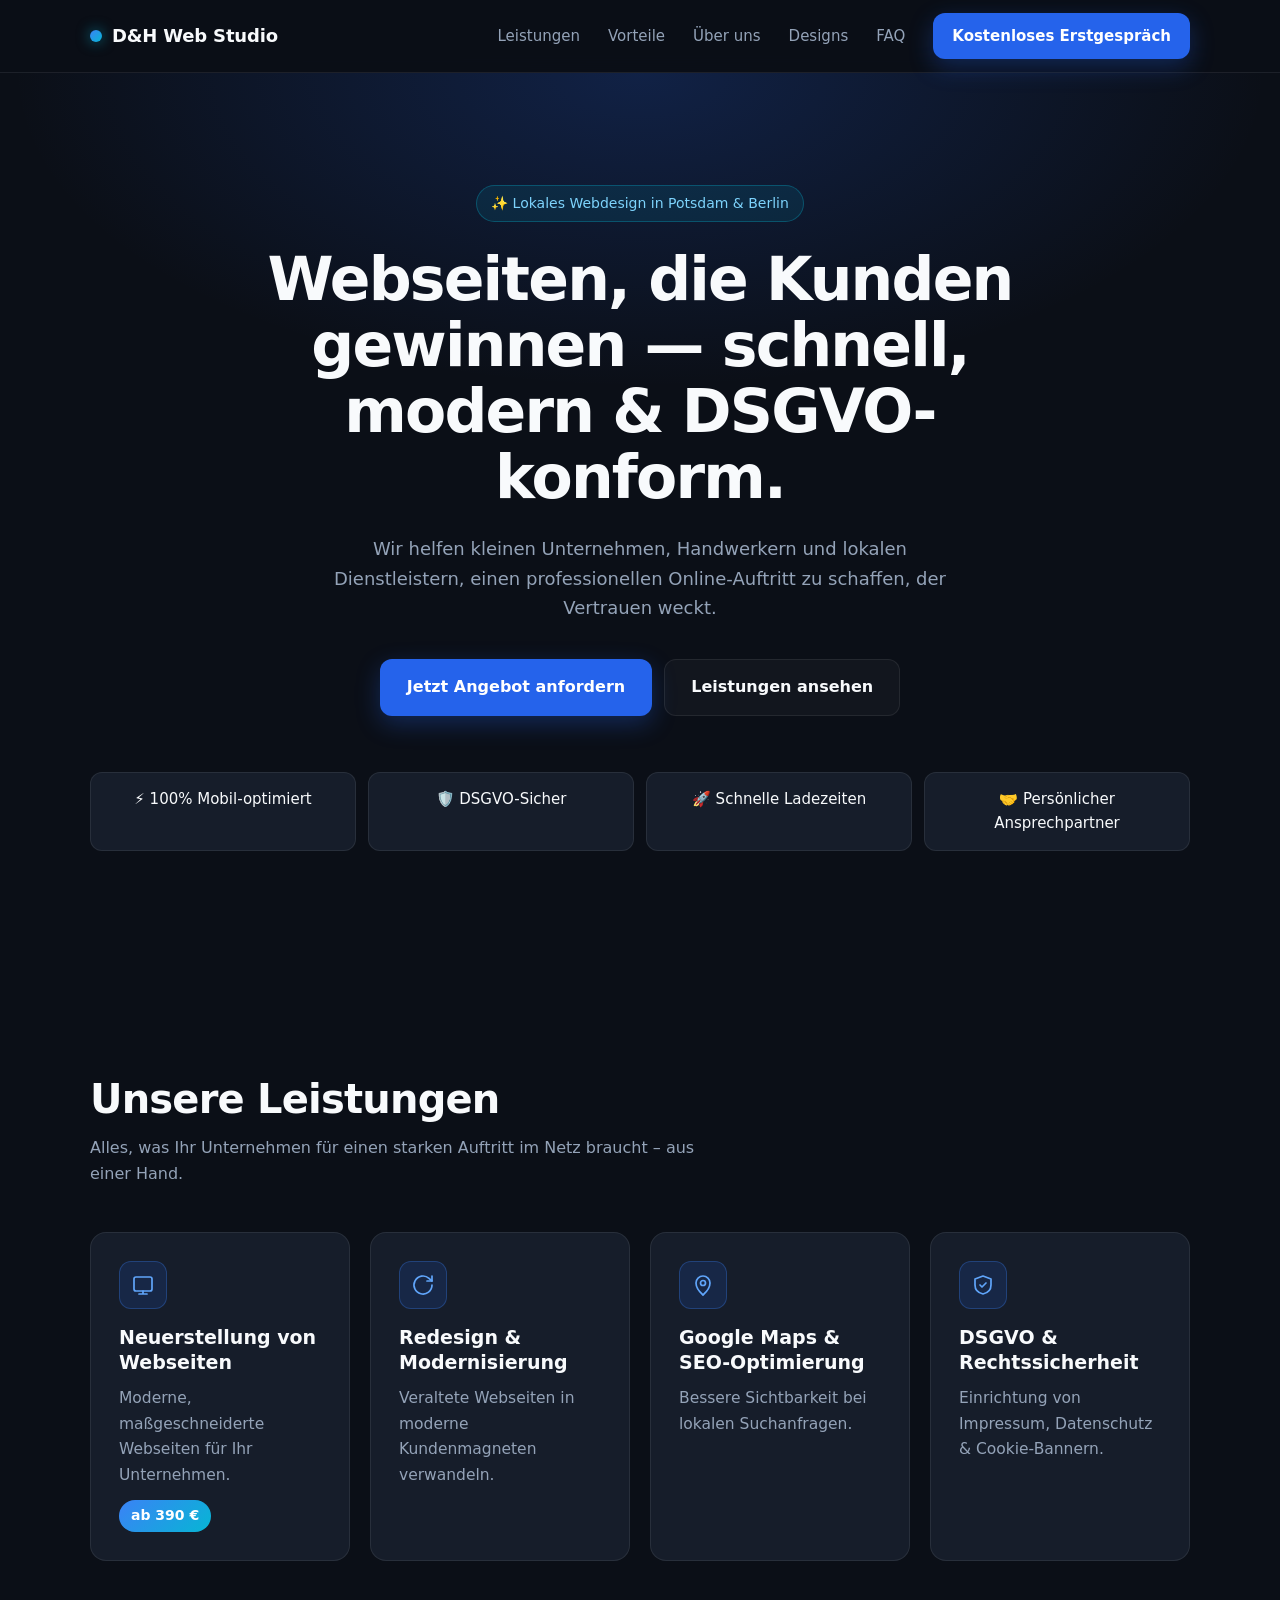
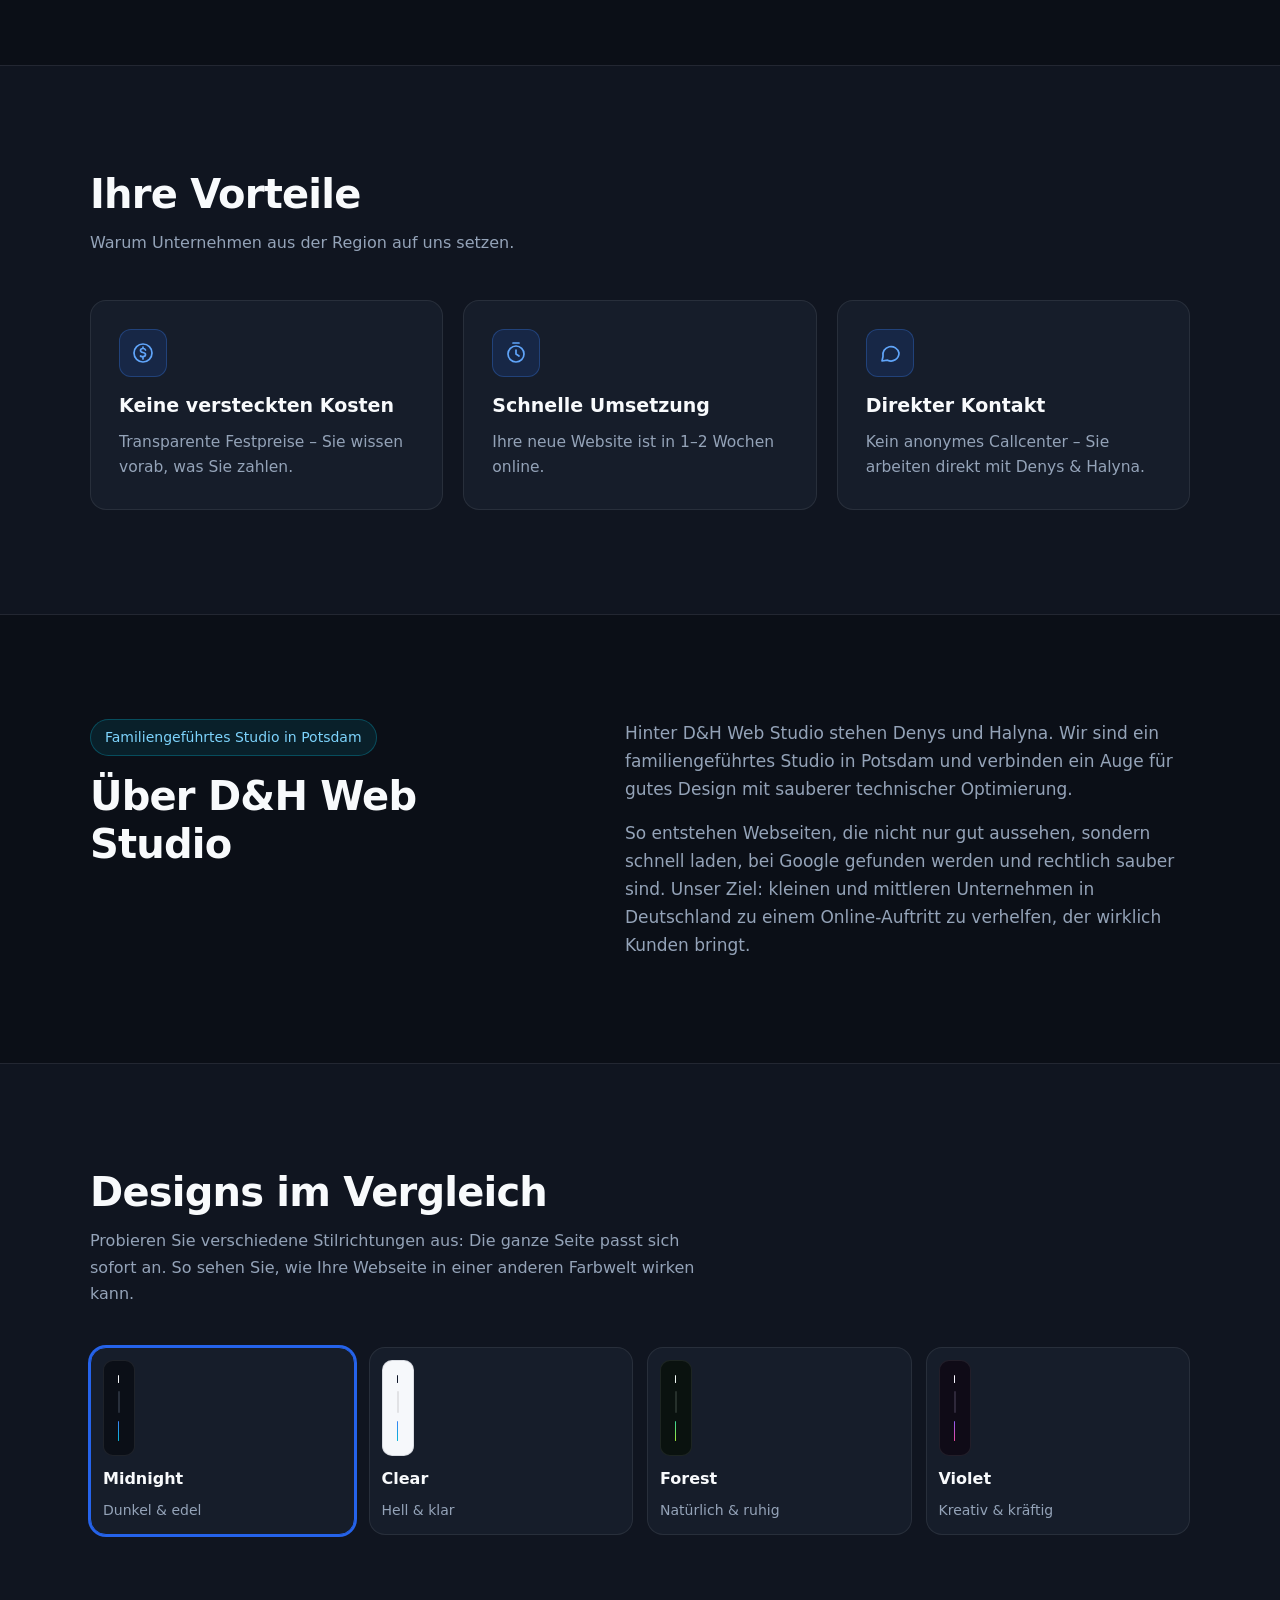
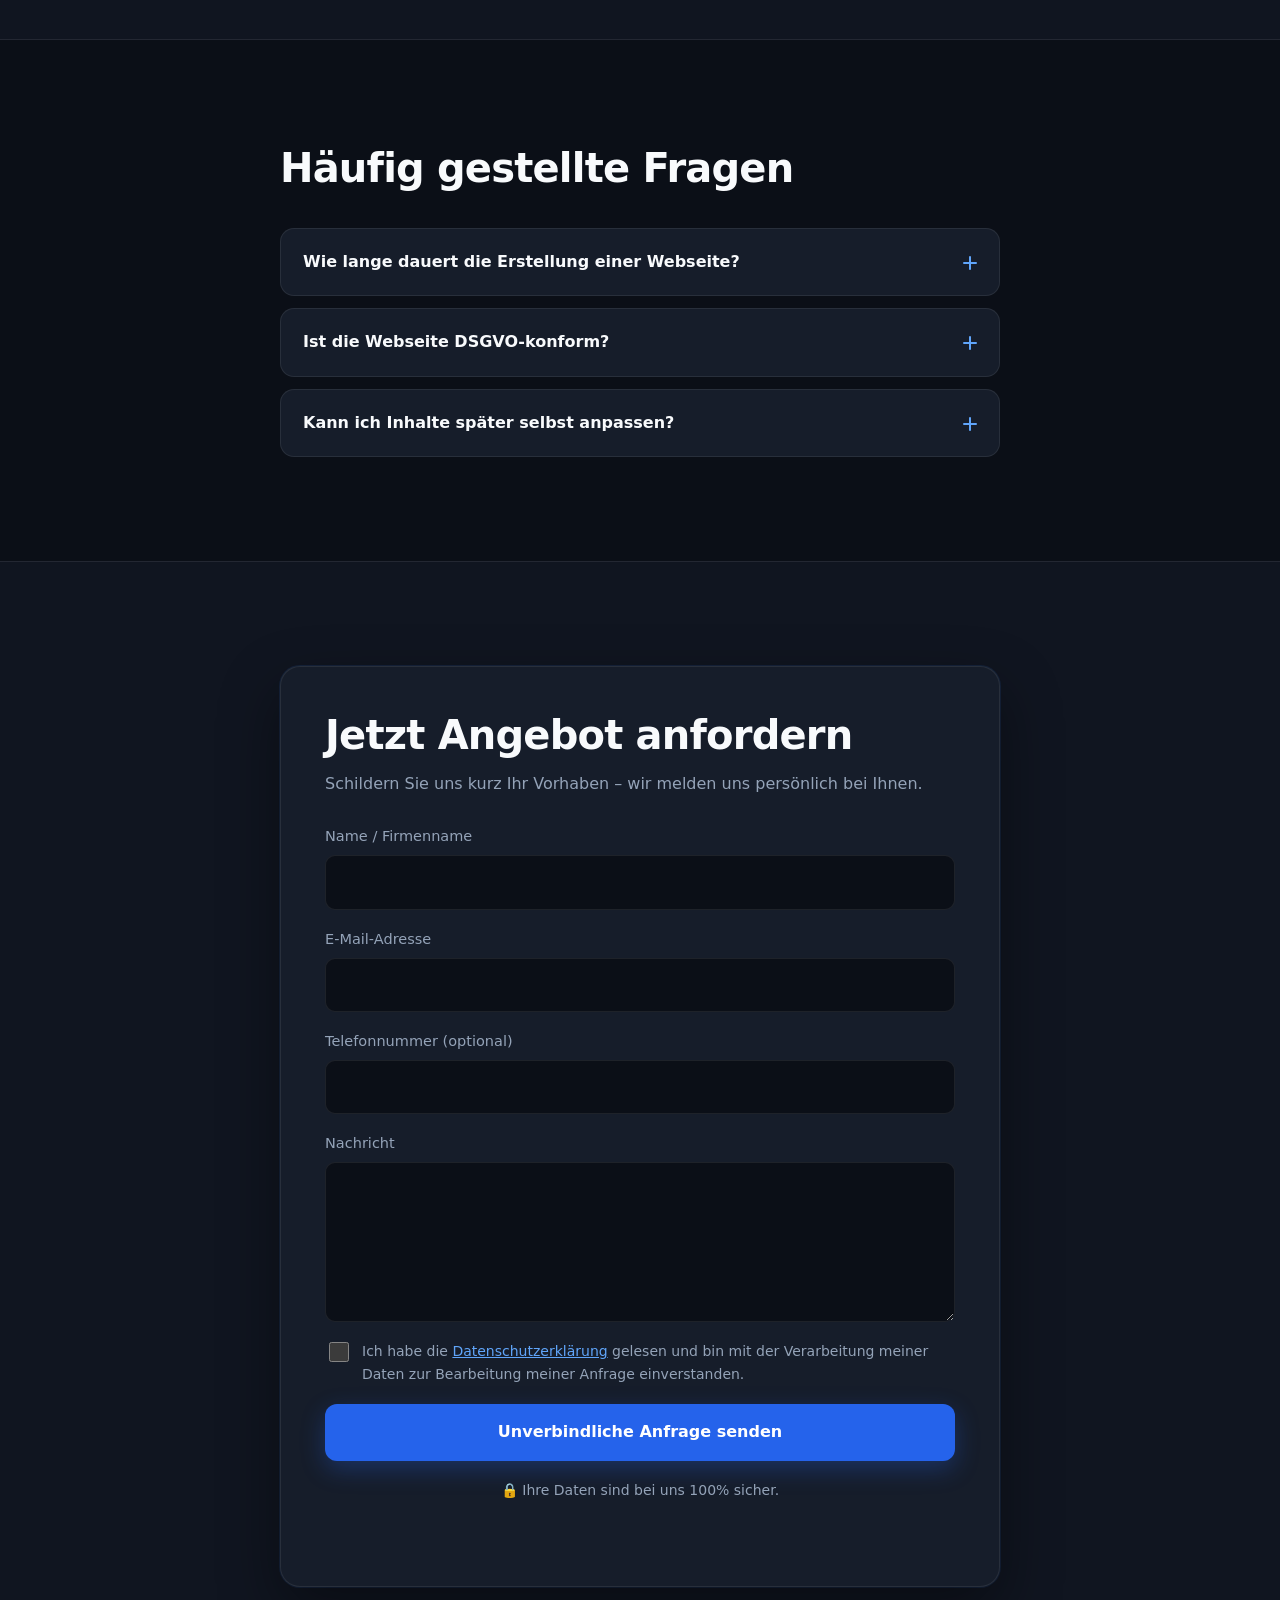
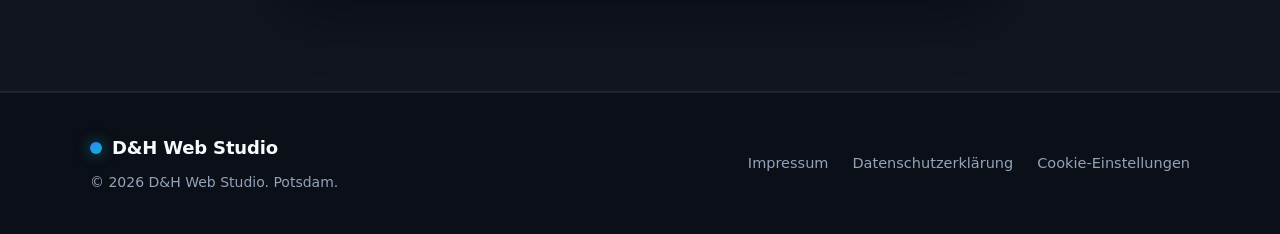
<file: index.html>
<!DOCTYPE html>
<html lang="de" data-theme="dunkel">
<head>
  <meta charset="UTF-8">
  <meta name="viewport" content="width=device-width, initial-scale=1">
  <title>D&amp;H Web Studio – Webdesign in Potsdam &amp; Berlin</title>
  <meta name="description" content="Webseiten, die Kunden gewinnen: schnell, modern und DSGVO-konform. Familiengeführtes Webdesign-Studio in Potsdam.">
  <link rel="stylesheet" href="style.css">
  <script>try{var t=localStorage.getItem("dh-theme");if(t)document.documentElement.setAttribute("data-theme",t)}catch(e){}</script>
</head>
<body>
  <header class="header" id="top">
    <div class="container header__inner">
      <a class="logo" href="#top" aria-label="D&amp;H Web Studio – Startseite">
        <span class="logo__dot" aria-hidden="true"></span>D&amp;H Web Studio
      </a>
      <button class="nav-toggle" aria-expanded="false" aria-controls="nav" aria-label="Menü öffnen">
        <span></span><span></span><span></span>
      </button>
      <nav class="nav" id="nav" aria-label="Hauptnavigation">
        <a class="nav__link" href="#leistungen">Leistungen</a>
        <a class="nav__link" href="#vorteile">Vorteile</a>
        <a class="nav__link" href="#ueber-uns">Über uns</a>
        <a class="nav__link" href="#designs">Designs</a>
        <a class="nav__link" href="#faq">FAQ</a>
        <a class="btn btn--primary btn--sm" href="#kontakt">Kostenloses Erstgespräch</a>
      </nav>
    </div>
  </header>

  <main>
    <section class="hero">
      <div class="container hero__inner">
        <span class="badge">✨ Lokales Webdesign in Potsdam &amp; Berlin</span>
        <h1 class="hero__title">Webseiten, die Kunden gewinnen — schnell, modern &amp; DSGVO-konform.</h1>
        <p class="hero__lead">Wir helfen kleinen Unternehmen, Handwerkern und lokalen Dienstleistern, einen professionellen Online-Auftritt zu schaffen, der Vertrauen weckt.</p>
        <div class="hero__actions">
          <a class="btn btn--primary" href="#kontakt">Jetzt Angebot anfordern</a>
          <a class="btn btn--ghost" href="#leistungen">Leistungen ansehen</a>
        </div>
        <ul class="trust">
          <li class="trust__item">⚡ 100% Mobil-optimiert</li>
          <li class="trust__item">🛡️ DSGVO-Sicher</li>
          <li class="trust__item">🚀 Schnelle Ladezeiten</li>
          <li class="trust__item">🤝 Persönlicher Ansprechpartner</li>
        </ul>
      </div>
    </section>

    <section class="section" id="leistungen">
      <div class="container">
        <h2 class="section__title">Unsere Leistungen</h2>
        <p class="section__lead">Alles, was Ihr Unternehmen für einen starken Auftritt im Netz braucht – aus einer Hand.</p>
        <div class="grid grid--4">
          <article class="card">
            <div class="icon"><svg viewBox="0 0 24 24" aria-hidden="true"><rect x="3" y="4" width="18" height="14" rx="2"/><path d="M8 21h8M12 18v3"/></svg></div>
            <h3 class="card__title">Neuerstellung von Webseiten</h3>
            <p class="card__text">Moderne, maßgeschneiderte Webseiten für Ihr Unternehmen.</p>
            <span class="price">ab 390 €</span>
          </article>
          <article class="card">
            <div class="icon"><svg viewBox="0 0 24 24" aria-hidden="true"><path d="M21 12a9 9 0 1 1-3-6.7L21 8"/><path d="M21 3v5h-5"/></svg></div>
            <h3 class="card__title">Redesign &amp; Modernisierung</h3>
            <p class="card__text">Veraltete Webseiten in moderne Kundenmagneten verwandeln.</p>
          </article>
          <article class="card">
            <div class="icon"><svg viewBox="0 0 24 24" aria-hidden="true"><path d="M12 22s7-6.2 7-12a7 7 0 0 0-14 0c0 5.8 7 12 7 12z"/><circle cx="12" cy="10" r="2.5"/></svg></div>
            <h3 class="card__title">Google Maps &amp; SEO-Optimierung</h3>
            <p class="card__text">Bessere Sichtbarkeit bei lokalen Suchanfragen.</p>
          </article>
          <article class="card">
            <div class="icon"><svg viewBox="0 0 24 24" aria-hidden="true"><path d="M12 3l8 3v6c0 5-3.5 8-8 9-4.5-1-8-4-8-9V6z"/><path d="M9 12l2 2 4-4"/></svg></div>
            <h3 class="card__title">DSGVO &amp; Rechtssicherheit</h3>
            <p class="card__text">Einrichtung von Impressum, Datenschutz &amp; Cookie-Bannern.</p>
          </article>
        </div>
      </div>
    </section>

    <section class="section section--alt" id="vorteile">
      <div class="container">
        <h2 class="section__title">Ihre Vorteile</h2>
        <p class="section__lead">Warum Unternehmen aus der Region auf uns setzen.</p>
        <div class="grid grid--3">
          <article class="feature">
            <div class="icon"><svg viewBox="0 0 24 24" aria-hidden="true"><circle cx="12" cy="12" r="9"/><path d="M14.5 9a2.5 2.5 0 0 0-2.5-1.5c-1.5 0-2.5.8-2.5 2s1 1.7 2.5 2 2.5.8 2.5 2-1 2-2.5 2A2.5 2.5 0 0 1 9.5 15M12 6v1.5M12 16.5V18"/></svg></div>
            <h3 class="feature__title">Keine versteckten Kosten</h3>
            <p class="card__text">Transparente Festpreise – Sie wissen vorab, was Sie zahlen.</p>
          </article>
          <article class="feature">
            <div class="icon"><svg viewBox="0 0 24 24" aria-hidden="true"><circle cx="12" cy="13" r="8"/><path d="M12 9v4l3 2M9 2h6"/></svg></div>
            <h3 class="feature__title">Schnelle Umsetzung</h3>
            <p class="card__text">Ihre neue Website ist in 1–2 Wochen online.</p>
          </article>
          <article class="feature">
            <div class="icon"><svg viewBox="0 0 24 24" aria-hidden="true"><path d="M21 12a8 8 0 0 1-11.5 7.2L4 20l1-4.5A8 8 0 1 1 21 12z"/></svg></div>
            <h3 class="feature__title">Direkter Kontakt</h3>
            <p class="card__text">Kein anonymes Callcenter – Sie arbeiten direkt mit Denys &amp; Halyna.</p>
          </article>
        </div>
      </div>
    </section>

    <section class="section" id="ueber-uns">
      <div class="container about">
        <div>
          <span class="badge">Familiengeführtes Studio in Potsdam</span>
          <h2 class="section__title">Über D&amp;H Web Studio</h2>
        </div>
        <div class="about__text">
          <p>Hinter D&amp;H Web Studio stehen Denys und Halyna. Wir sind ein familiengeführtes Studio in Potsdam und verbinden ein Auge für gutes Design mit sauberer technischer Optimierung.</p>
          <p>So entstehen Webseiten, die nicht nur gut aussehen, sondern schnell laden, bei Google gefunden werden und rechtlich sauber sind. Unser Ziel: kleinen und mittleren Unternehmen in Deutschland zu einem Online-Auftritt zu verhelfen, der wirklich Kunden bringt.</p>
        </div>
      </div>
    </section>

    <section class="section section--alt" id="designs">
      <div class="container">
        <h2 class="section__title">Designs im Vergleich</h2>
        <p class="section__lead">Probieren Sie verschiedene Stilrichtungen aus: Die ganze Seite passt sich sofort an. So sehen Sie, wie Ihre Webseite in einer anderen Farbwelt wirken kann.</p>
        <div class="themes" role="group" aria-label="Design auswählen">
          <button class="theme" type="button" data-theme-set="dunkel" aria-pressed="true">
            <span class="swatch" data-theme="dunkel" aria-hidden="true"><i class="swatch__bar"></i><i class="swatch__card"></i><i class="swatch__btn"></i></span>
            <span class="theme__name">Midnight</span><span class="theme__desc">Dunkel &amp; edel</span>
          </button>
          <button class="theme" type="button" data-theme-set="hell" aria-pressed="false">
            <span class="swatch" data-theme="hell" aria-hidden="true"><i class="swatch__bar"></i><i class="swatch__card"></i><i class="swatch__btn"></i></span>
            <span class="theme__name">Clear</span><span class="theme__desc">Hell &amp; klar</span>
          </button>
          <button class="theme" type="button" data-theme-set="wald" aria-pressed="false">
            <span class="swatch" data-theme="wald" aria-hidden="true"><i class="swatch__bar"></i><i class="swatch__card"></i><i class="swatch__btn"></i></span>
            <span class="theme__name">Forest</span><span class="theme__desc">Natürlich &amp; ruhig</span>
          </button>
          <button class="theme" type="button" data-theme-set="violett" aria-pressed="false">
            <span class="swatch" data-theme="violett" aria-hidden="true"><i class="swatch__bar"></i><i class="swatch__card"></i><i class="swatch__btn"></i></span>
            <span class="theme__name">Violet</span><span class="theme__desc">Kreativ &amp; kräftig</span>
          </button>
        </div>
      </div>
    </section>

    <section class="section" id="faq">
      <div class="container container--narrow">
        <h2 class="section__title">Häufig gestellte Fragen</h2>
        <div class="faq">
          <div class="faq__item">
            <h3 class="faq__heading"><button class="faq__question" aria-expanded="false" aria-controls="faq-1" id="faq-q-1">Wie lange dauert die Erstellung einer Webseite?<span class="faq__icon" aria-hidden="true"></span></button></h3>
            <div class="faq__answer" id="faq-1" role="region" aria-labelledby="faq-q-1" hidden><p>In der Regel 7 bis 14 Tage – abhängig vom Umfang und davon, wie schnell Texte und Bilder vorliegen.</p></div>
          </div>
          <div class="faq__item">
            <h3 class="faq__heading"><button class="faq__question" aria-expanded="false" aria-controls="faq-2" id="faq-q-2">Ist die Webseite DSGVO-konform?<span class="faq__icon" aria-hidden="true"></span></button></h3>
            <div class="faq__answer" id="faq-2" role="region" aria-labelledby="faq-q-2" hidden><p>Ja, inklusive Impressum, Datenschutzerklärung und Cookie-Banner.</p></div>
          </div>
          <div class="faq__item">
            <h3 class="faq__heading"><button class="faq__question" aria-expanded="false" aria-controls="faq-3" id="faq-q-3">Kann ich Inhalte später selbst anpassen?<span class="faq__icon" aria-hidden="true"></span></button></h3>
            <div class="faq__answer" id="faq-3" role="region" aria-labelledby="faq-q-3" hidden><p>Ja, wir bauen die Seite so auf, dass Änderungen leicht möglich sind. Auf Wunsch übernehmen wir sie auch für Sie.</p></div>
          </div>
        </div>
      </div>
    </section>

    <section class="section section--alt" id="kontakt">
      <div class="container container--narrow">
        <div class="form-card">
          <h2 class="section__title">Jetzt Angebot anfordern</h2>
          <p class="section__lead">Schildern Sie uns kurz Ihr Vorhaben – wir melden uns persönlich bei Ihnen.</p>
          <form class="form" id="contact-form" method="post" data-endpoint="" data-mail="kontakt@example.de">
            <div class="field">
              <label for="name">Name / Firmenname</label>
              <input id="name" name="name" type="text" autocomplete="organization" required>
            </div>
            <div class="field">
              <label for="email">E-Mail-Adresse</label>
              <input id="email" name="email" type="email" autocomplete="email" required>
            </div>
            <div class="field">
              <label for="phone">Telefonnummer (optional)</label>
              <input id="phone" name="phone" type="tel" autocomplete="tel">
            </div>
            <div class="field">
              <label for="message">Nachricht</label>
              <textarea id="message" name="message" rows="5" required></textarea>
            </div>
            <div class="check">
              <input id="consent" name="consent" type="checkbox" required>
              <label for="consent">Ich habe die <a href="datenschutz.html">Datenschutzerklärung</a> gelesen und bin mit der Verarbeitung meiner Daten zur Bearbeitung meiner Anfrage einverstanden.</label>
            </div>
            <button class="btn btn--primary btn--block" type="submit">Unverbindliche Anfrage senden</button>
            <p class="form__note">🔒 Ihre Daten sind bei uns 100% sicher.</p>
            <p class="form__status" id="form-status" role="status" aria-live="polite"></p>
          </form>
        </div>
      </div>
    </section>
  </main>

  <footer class="footer">
    <div class="container footer__inner">
      <div>
        <a class="logo" href="#top"><span class="logo__dot" aria-hidden="true"></span>D&amp;H Web Studio</a>
        <p class="footer__copy">© 2026 D&amp;H Web Studio. Potsdam.</p>
      </div>
      <nav class="footer__nav" aria-label="Rechtliches">
        <a href="impressum.html">Impressum</a>
        <a href="datenschutz.html">Datenschutzerklärung</a>
        <button class="footer__link" type="button" data-open-cookies>Cookie-Einstellungen</button>
      </nav>
    </div>
  </footer>

  <dialog class="cookie" id="cookie-dialog" aria-labelledby="cookie-title">
    <h2 class="cookie__title" id="cookie-title">Cookie-Einstellungen</h2>
    <p class="cookie__text">Wir speichern nur, was für die Seite nötig ist, z. B. Ihre Design-Auswahl und diese Einstellung. Optionale Dienste sind aktuell nicht im Einsatz.</p>
    <label class="cookie__row"><input type="checkbox" checked disabled><span>Notwendig – immer aktiv</span></label>
    <label class="cookie__row"><input type="checkbox" id="cookie-analytics"><span>Statistik &amp; Marketing – derzeit nicht aktiv, nur mit Ihrer Einwilligung</span></label>
    <div class="cookie__actions">
      <button class="btn btn--primary" type="button" data-cookie="all">Alle akzeptieren</button>
      <button class="btn btn--ghost" type="button" data-cookie="save">Auswahl speichern</button>
      <button class="btn btn--ghost" type="button" data-cookie="necessary">Nur notwendige</button>
    </div>
    <p class="cookie__links"><a href="datenschutz.html">Datenschutzerklärung</a><a href="impressum.html">Impressum</a></p>
  </dialog>

  <script src="script.js"></script>
</body>
</html>
</file>
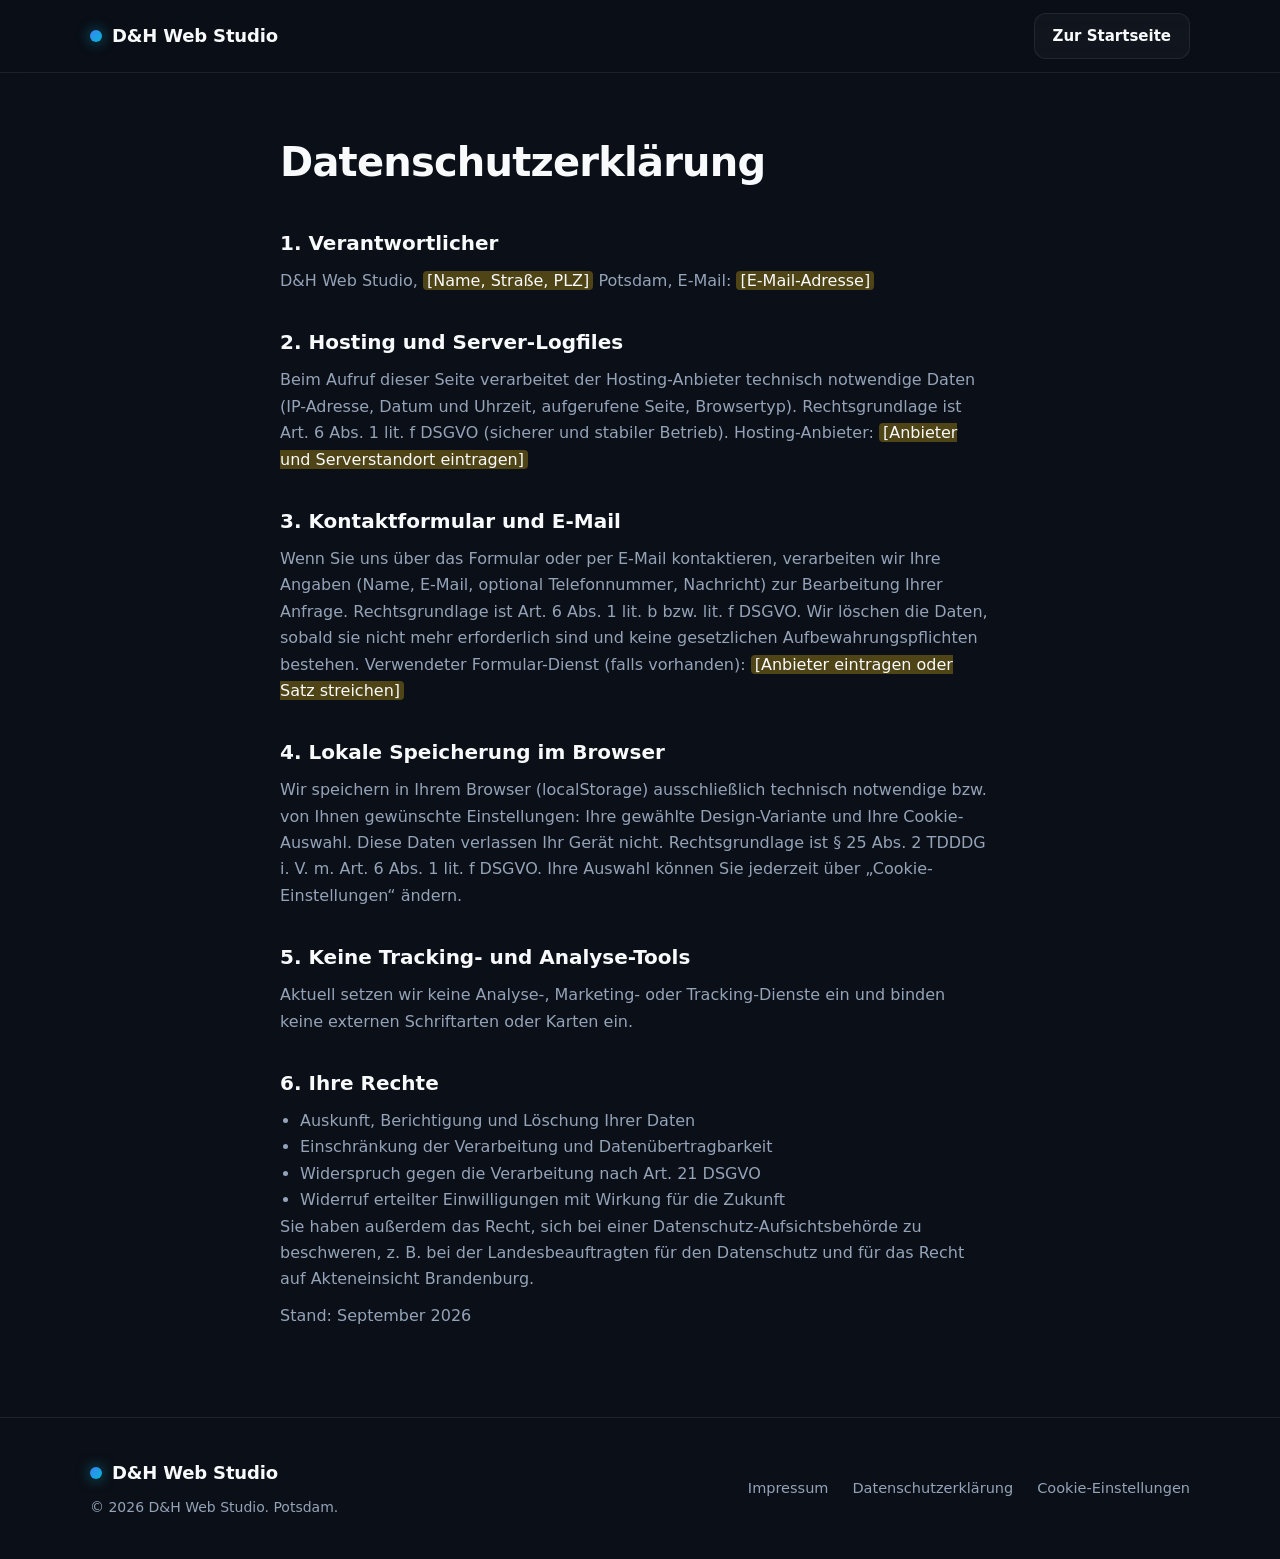
<file: datenschutz.html>
<!DOCTYPE html>
<html lang="de" data-theme="dunkel">
<head>
  <meta charset="UTF-8">
  <meta name="viewport" content="width=device-width, initial-scale=1">
  <title>Datenschutzerklärung – D&amp;H Web Studio</title>
  <meta name="description" content="Datenschutzerklärung von D&amp;H Web Studio, Potsdam.">
  <meta name="robots" content="noindex">
  <link rel="stylesheet" href="style.css">
  <script>try{var t=localStorage.getItem("dh-theme");if(t)document.documentElement.setAttribute("data-theme",t)}catch(e){}</script>
</head>
<body>
  <header class="header">
    <div class="container header__inner">
      <a class="logo" href="index.html"><span class="logo__dot" aria-hidden="true"></span>D&amp;H Web Studio</a>
      <a class="btn btn--ghost btn--sm" href="index.html">Zur Startseite</a>
    </div>
  </header>
  <main class="legal">
    <div class="container container--narrow">
      <h1>Datenschutzerklärung</h1>
      <h2>1. Verantwortlicher</h2>
      <p>D&amp;H Web Studio, <span class="todo">[Name, Straße, PLZ]</span> Potsdam, E-Mail: <span class="todo">[E-Mail-Adresse]</span></p>
      <h2>2. Hosting und Server-Logfiles</h2>
      <p>Beim Aufruf dieser Seite verarbeitet der Hosting-Anbieter technisch notwendige Daten (IP-Adresse, Datum und Uhrzeit, aufgerufene Seite, Browsertyp). Rechtsgrundlage ist Art. 6 Abs. 1 lit. f DSGVO (sicherer und stabiler Betrieb). Hosting-Anbieter: <span class="todo">[Anbieter und Serverstandort eintragen]</span></p>
      <h2>3. Kontaktformular und E-Mail</h2>
      <p>Wenn Sie uns über das Formular oder per E-Mail kontaktieren, verarbeiten wir Ihre Angaben (Name, E-Mail, optional Telefonnummer, Nachricht) zur Bearbeitung Ihrer Anfrage. Rechtsgrundlage ist Art. 6 Abs. 1 lit. b bzw. lit. f DSGVO. Wir löschen die Daten, sobald sie nicht mehr erforderlich sind und keine gesetzlichen Aufbewahrungspflichten bestehen. Verwendeter Formular-Dienst (falls vorhanden): <span class="todo">[Anbieter eintragen oder Satz streichen]</span></p>
      <h2>4. Lokale Speicherung im Browser</h2>
      <p>Wir speichern in Ihrem Browser (localStorage) ausschließlich technisch notwendige bzw. von Ihnen gewünschte Einstellungen: Ihre gewählte Design-Variante und Ihre Cookie-Auswahl. Diese Daten verlassen Ihr Gerät nicht. Rechtsgrundlage ist § 25 Abs. 2 TDDDG i. V. m. Art. 6 Abs. 1 lit. f DSGVO. Ihre Auswahl können Sie jederzeit über „Cookie-Einstellungen“ ändern.</p>
      <h2>5. Keine Tracking- und Analyse-Tools</h2>
      <p>Aktuell setzen wir keine Analyse-, Marketing- oder Tracking-Dienste ein und binden keine externen Schriftarten oder Karten ein.</p>
      <h2>6. Ihre Rechte</h2>
      <ul>
        <li>Auskunft, Berichtigung und Löschung Ihrer Daten</li>
        <li>Einschränkung der Verarbeitung und Datenübertragbarkeit</li>
        <li>Widerspruch gegen die Verarbeitung nach Art. 21 DSGVO</li>
        <li>Widerruf erteilter Einwilligungen mit Wirkung für die Zukunft</li>
      </ul>
      <p>Sie haben außerdem das Recht, sich bei einer Datenschutz-Aufsichtsbehörde zu beschweren, z. B. bei der Landesbeauftragten für den Datenschutz und für das Recht auf Akteneinsicht Brandenburg.</p>
      <p>Stand: September 2026</p>
    </div>
  </main>
  <footer class="footer">
    <div class="container footer__inner">
      <div>
        <a class="logo" href="index.html"><span class="logo__dot" aria-hidden="true"></span>D&amp;H Web Studio</a>
        <p class="footer__copy">© 2026 D&amp;H Web Studio. Potsdam.</p>
      </div>
      <nav class="footer__nav" aria-label="Rechtliches">
        <a href="impressum.html">Impressum</a>
        <a href="datenschutz.html">Datenschutzerklärung</a>
        <a href="index.html#cookies">Cookie-Einstellungen</a>
      </nav>
    </div>
  </footer>
  <script src="script.js"></script>
</body>
</html>
</file>
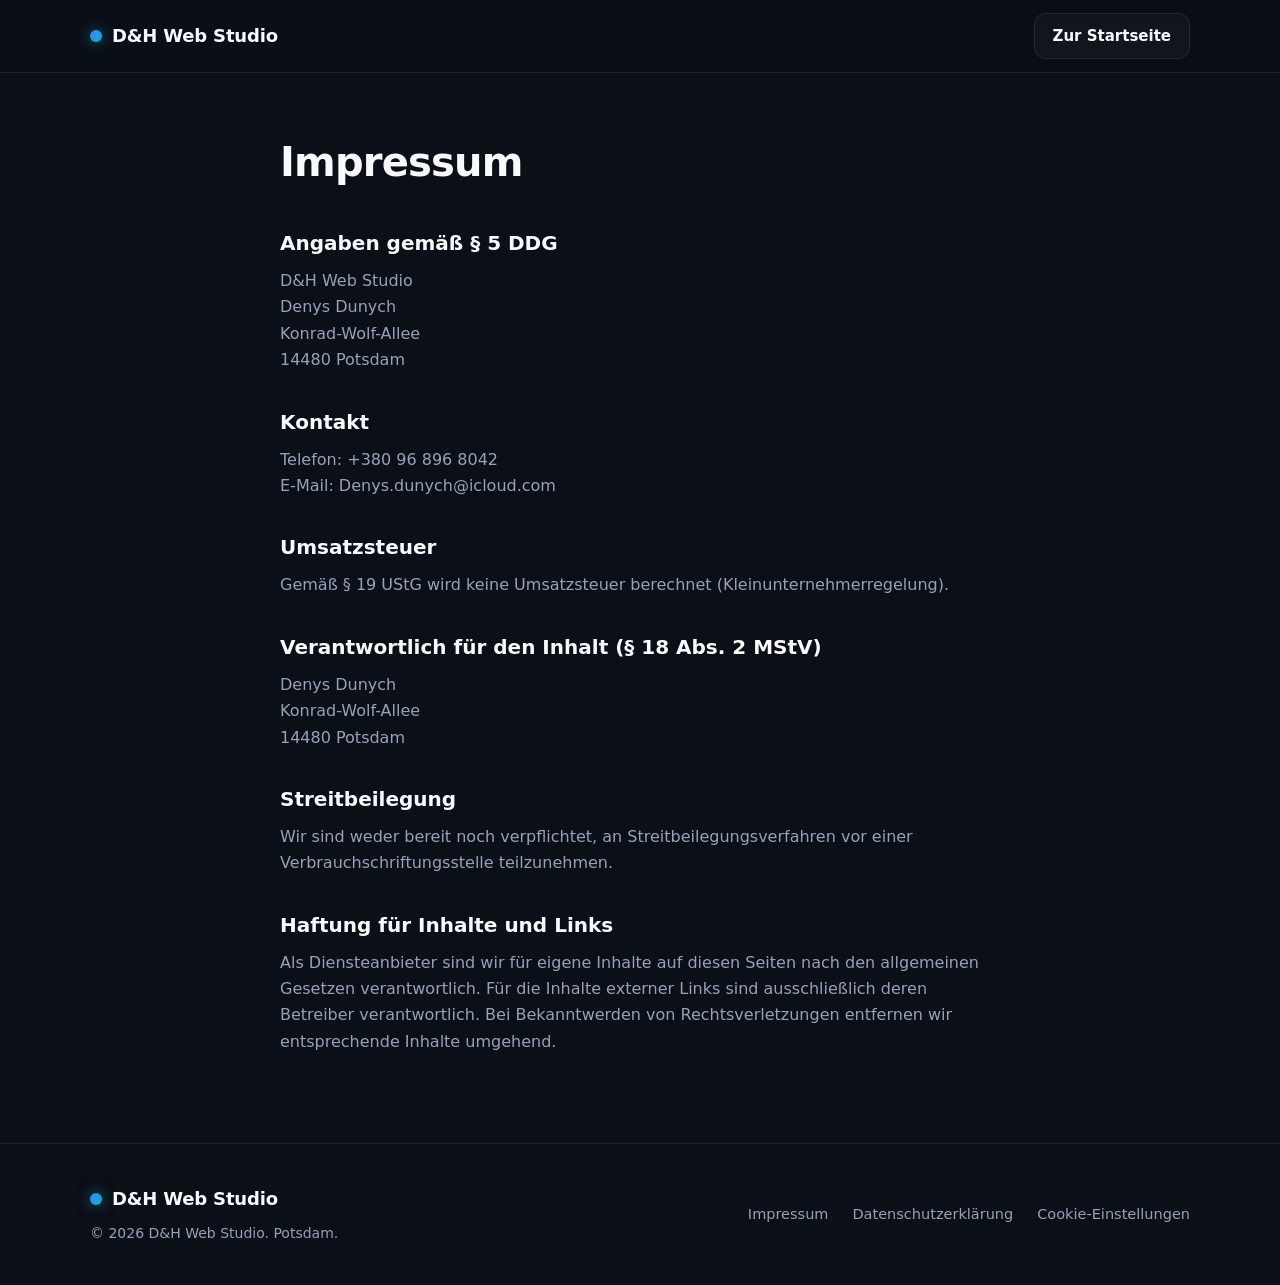
<file: impressum.html>
<!DOCTYPE html>
<html lang="de" data-theme="dunkel">
<head>
  <meta charset="UTF-8">
  <meta name="viewport" content="width=device-width, initial-scale=1">
  <title>Impressum – D&amp;H Web Studio</title>
  <meta name="description" content="Impressum von D&amp;H Web Studio, Potsdam.">
  <meta name="robots" content="noindex">
  <link rel="stylesheet" href="style.css">
  <script>try{var t=localStorage.getItem("dh-theme");if(t)document.documentElement.setAttribute("data-theme",t)}catch(e){}</script>
</head>
<body>
  <header class="header">
    <div class="container header__inner">
      <a class="logo" href="index.html"><span class="logo__dot" aria-hidden="true"></span>D&amp;H Web Studio</a>
      <a class="btn btn--ghost btn--sm" href="index.html">Zur Startseite</a>
    </div>
  </header>
  <main class="legal">
    <div class="container container--narrow">
      <h1>Impressum</h1>
      <h2>Angaben gemäß § 5 DDG</h2>
      <p>D&amp;H Web Studio<br>
      Denys Dunych<br>
      Konrad-Wolf-Allee<br>
      14480 Potsdam</p>
      
      <h2>Kontakt</h2>
      <p>Telefon: +380 96 896 8042<br>
      E-Mail: Denys.dunych@icloud.com</p>
      
      <h2>Umsatzsteuer</h2>
      <p>Gemäß § 19 UStG wird keine Umsatzsteuer berechnet (Kleinunternehmerregelung).</p>
      
      <h2>Verantwortlich für den Inhalt (§ 18 Abs. 2 MStV)</h2>
      <p>Denys Dunych<br>
      Konrad-Wolf-Allee<br>
      14480 Potsdam</p>
      
      <h2>Streitbeilegung</h2>
      <p>Wir sind weder bereit noch verpflichtet, an Streitbeilegungsverfahren vor einer Verbrauchschriftungsstelle teilzunehmen.</p>
      
      <h2>Haftung für Inhalte und Links</h2>
      <p>Als Diensteanbieter sind wir für eigene Inhalte auf diesen Seiten nach den allgemeinen Gesetzen verantwortlich. Für die Inhalte externer Links sind ausschließlich deren Betreiber verantwortlich. Bei Bekanntwerden von Rechtsverletzungen entfernen wir entsprechende Inhalte umgehend.</p>
    </div>
  </main>
  <footer class="footer">
    <div class="container footer__inner">
      <div>
        <a class="logo" href="index.html"><span class="logo__dot" aria-hidden="true"></span>D&amp;H Web Studio</a>
        <p class="footer__copy">© 2026 D&amp;H Web Studio. Potsdam.</p>
      </div>
      <nav class="footer__nav" aria-label="Rechtliches">
        <a href="impressum.html">Impressum</a>
        <a href="datenschutz.html">Datenschutzerklärung</a>
        <a href="index.html#cookies">Cookie-Einstellungen</a>
      </nav>
    </div>
  </footer>
  <script src="script.js"></script>
</body>
</html>
</file>
<file: style.css>
:root,
[data-theme="dunkel"] {
  color-scheme: dark;
  --header-bg: rgba(11, 15, 23, 0.7);
  --nav-bg: rgba(11, 15, 23, 0.96);
  --alt-bg: rgba(22, 29, 42, 0.5);
  --glow: rgba(37, 99, 235, 0.22);
  --accent-soft: #60A5FA;
  --accent-hover: #3B82F6;
  --badge-text: #7DD3FC;
  --bg-primary: #0B0F17;
  --bg-surface: #161D2A;
  --bg-surface-hover: #1E293B;
  --text-main: #F8FAFC;
  --text-muted: #94A3B8;
  --accent-primary: #2563EB;
  --accent-gradient: linear-gradient(135deg, #3B82F6 0%, #06B6D4 100%);
  --border-color: rgba(255, 255, 255, 0.08);
  --radius: 16px;
  --font: "Inter", system-ui, -apple-system, "Segoe UI", Roboto, "Helvetica Neue", Arial, sans-serif;
  --header-h: 72px;
}

*, *::before, *::after { box-sizing: border-box; }
html { scroll-behavior: smooth; scroll-padding-top: var(--header-h); }
body {
  margin: 0;
  font-family: var(--font);
  font-size: 1rem;
  line-height: 1.65;
  color: var(--text-main);
  background: var(--bg-primary);
  -webkit-font-smoothing: antialiased;
}
h1, h2, h3, p, ul { margin: 0; }
ul { padding: 0; list-style: none; }
a { color: inherit; text-decoration: none; }
:focus-visible { outline: 2px solid #06B6D4; outline-offset: 3px; }

.container { width: 100%; max-width: 1140px; margin: 0 auto; padding: 0 20px; }
.container--narrow { max-width: 760px; }

/* Header */
.header {
  position: sticky; top: 0; z-index: 50;
  background: var(--header-bg);
  backdrop-filter: blur(16px); -webkit-backdrop-filter: blur(16px);
  border-bottom: 1px solid var(--border-color);
}
.header__inner { display: flex; align-items: center; justify-content: space-between; height: var(--header-h); }
.logo { display: inline-flex; align-items: center; gap: 10px; font-weight: 700; font-size: 1.125rem; letter-spacing: -0.01em; }
.logo__dot { width: 12px; height: 12px; border-radius: 50%; background: var(--accent-gradient); box-shadow: 0 0 14px rgba(6, 182, 212, 0.6); }

.nav-toggle { display: flex; flex-direction: column; gap: 5px; padding: 10px; background: none; border: 0; cursor: pointer; }
.nav-toggle span { width: 24px; height: 2px; background: var(--text-main); border-radius: 2px; transition: transform .3s, opacity .3s; }
.nav-toggle[aria-expanded="true"] span:nth-child(1) { transform: translateY(7px) rotate(45deg); }
.nav-toggle[aria-expanded="true"] span:nth-child(2) { opacity: 0; }
.nav-toggle[aria-expanded="true"] span:nth-child(3) { transform: translateY(-7px) rotate(-45deg); }

.nav {
  position: absolute; top: var(--header-h); left: 0; right: 0;
  display: none; flex-direction: column; gap: 4px; padding: 16px 20px 24px;
  background: var(--nav-bg);
  border-bottom: 1px solid var(--border-color);
}
.nav.is-open { display: flex; }
.nav__link { padding: 12px 0; color: var(--text-muted); font-weight: 500; transition: color .2s; }
.nav__link:hover { color: var(--text-main); }

/* Buttons */
.btn {
  display: inline-flex; align-items: center; justify-content: center;
  padding: 14px 26px; border-radius: 12px; border: 1px solid transparent;
  font: inherit; font-weight: 600; cursor: pointer; text-align: center;
  transition: transform .2s, box-shadow .2s, background .2s, border-color .2s;
}
.btn--primary { background: var(--accent-primary); color: #fff; box-shadow: 0 8px 24px rgba(37, 99, 235, 0.3); }
.btn--primary:hover { background: var(--accent-hover); transform: translateY(-2px); box-shadow: 0 12px 30px rgba(59, 130, 246, 0.4); }
.btn--ghost { border-color: var(--border-color); background: rgba(255, 255, 255, 0.03); }
.btn--ghost:hover { background: var(--bg-surface-hover); transform: translateY(-2px); }
.btn--sm { padding: 10px 18px; font-size: 0.9375rem; margin-top: 8px; }
.btn--block { width: 100%; }

/* Hero */
.hero {
  padding: 72px 0 80px;
  background: radial-gradient(ellipse 70% 50% at 50% 0%, var(--glow), transparent 70%);
}
.hero__inner { display: flex; flex-direction: column; align-items: center; text-align: center; }
.badge {
  display: inline-block; padding: 6px 14px; margin-bottom: 24px;
  font-size: 0.875rem; font-weight: 500; color: var(--badge-text);
  background: rgba(6, 182, 212, 0.1); border: 1px solid rgba(6, 182, 212, 0.3); border-radius: 999px;
}
.hero__title { max-width: 860px; font-size: clamp(2rem, 6vw, 3.75rem); line-height: 1.1; letter-spacing: -0.03em; font-weight: 800; }
.hero__lead { max-width: 640px; margin-top: 24px; font-size: 1.125rem; color: var(--text-muted); }
.hero__actions { display: flex; flex-direction: column; gap: 12px; width: 100%; max-width: 420px; margin-top: 36px; }
.trust { display: grid; grid-template-columns: 1fr; gap: 12px; width: 100%; margin-top: 56px; }
.trust__item {
  padding: 14px 18px; font-size: 0.9375rem; font-weight: 500;
  background: var(--bg-surface); border: 1px solid var(--border-color); border-radius: 12px;
  transition: border-color .2s, transform .2s;
}
.trust__item:hover { border-color: rgba(59, 130, 246, 0.5); transform: translateY(-2px); }

/* Sections */
.section { padding: 72px 0; }
.section--alt { background: var(--alt-bg); border-block: 1px solid var(--border-color); }
.section__title { font-size: clamp(1.625rem, 4vw, 2.5rem); line-height: 1.2; letter-spacing: -0.02em; font-weight: 700; }
.section__lead { max-width: 60ch; margin-top: 12px; color: var(--text-muted); }
.grid { display: grid; gap: 20px; margin-top: 44px; grid-template-columns: 1fr; }

.card, .feature {
  display: flex; flex-direction: column; gap: 12px; padding: 28px;
  background: var(--bg-surface); border: 1px solid var(--border-color); border-radius: var(--radius);
  transition: transform .25s, background .25s, border-color .25s, box-shadow .25s;
}
.card:hover, .feature:hover {
  transform: translateY(-4px); background: var(--bg-surface-hover);
  border-color: rgba(59, 130, 246, 0.45); box-shadow: 0 16px 40px rgba(0, 0, 0, 0.35);
}
.card__title, .feature__title { font-size: 1.1875rem; line-height: 1.3; font-weight: 600; }
.card__text { color: var(--text-muted); font-size: 0.9688rem; }
.price {
  margin-top: auto; align-self: flex-start; padding: 4px 12px;
  font-size: 0.875rem; font-weight: 600; color: #fff;
  background: var(--accent-gradient); border-radius: 999px;
}
.icon {
  display: grid; place-items: center; width: 48px; height: 48px; margin-bottom: 4px;
  background: rgba(37, 99, 235, 0.15); border: 1px solid rgba(59, 130, 246, 0.3); border-radius: 12px;
}
.icon svg { width: 24px; height: 24px; fill: none; stroke: var(--accent-soft); stroke-width: 1.7; stroke-linecap: round; stroke-linejoin: round; }

/* About */
.about { display: grid; gap: 28px; }
.about__text { display: grid; gap: 16px; color: var(--text-muted); font-size: 1.0625rem; max-width: 62ch; }
.about .badge { margin-bottom: 16px; }

/* FAQ */
.faq { margin-top: 36px; display: grid; gap: 12px; }
.faq__item { background: var(--bg-surface); border: 1px solid var(--border-color); border-radius: 14px; transition: border-color .2s; }
.faq__item:hover, .faq__item.is-open { border-color: rgba(59, 130, 246, 0.45); }
.faq__heading { font-size: 1rem; }
.faq__question {
  display: flex; align-items: center; justify-content: space-between; gap: 16px; width: 100%;
  padding: 20px 22px; background: none; border: 0; color: var(--text-main);
  font: inherit; font-weight: 600; text-align: left; cursor: pointer;
}
.faq__icon { position: relative; flex: none; width: 14px; height: 14px; }
.faq__icon::before, .faq__icon::after {
  content: ""; position: absolute; top: 50%; left: 0; width: 100%; height: 2px;
  background: var(--accent-soft); border-radius: 2px; transition: transform .3s;
}
.faq__icon::after { transform: rotate(90deg); }
.faq__question[aria-expanded="true"] .faq__icon::after { transform: rotate(0); }
.faq__answer { padding: 0 22px 22px; color: var(--text-muted); }

/* Form */
.form-card {
  padding: 28px 22px; background: var(--bg-surface); border: 1px solid var(--border-color); border-radius: 20px;
  box-shadow: 0 24px 60px rgba(0, 0, 0, 0.4), 0 0 0 1px rgba(59, 130, 246, 0.12);
}
.form { display: grid; gap: 18px; margin-top: 28px; }
.field { display: grid; gap: 6px; }
.field label { font-size: 0.9063rem; font-weight: 500; color: var(--text-muted); }
.field input, .field textarea {
  width: 100%; padding: 13px 14px; font: inherit; color: var(--text-main);
  background: var(--bg-primary); border: 1px solid var(--border-color); border-radius: 10px;
  transition: border-color .2s, box-shadow .2s;
}
.field textarea { resize: vertical; min-height: 120px; }
.field input:focus, .field textarea:focus { outline: none; border-color: #3B82F6; box-shadow: 0 0 0 3px rgba(59, 130, 246, 0.25); }
.form__note { text-align: center; font-size: 0.875rem; color: var(--text-muted); }

/* Footer */
.footer { padding: 40px 0; border-top: 1px solid var(--border-color); }
.footer__inner { display: flex; flex-direction: column; gap: 24px; }
.footer__copy { margin-top: 8px; font-size: 0.875rem; color: var(--text-muted); }
.footer__nav { display: flex; flex-wrap: wrap; gap: 8px 24px; }
.footer__nav a { font-size: 0.9063rem; color: var(--text-muted); transition: color .2s; }
.footer__nav a:hover { color: var(--text-main); }

/* Tablet */
@media (min-width: 640px) {
  .hero__actions { flex-direction: row; justify-content: center; max-width: none; }
  .trust { grid-template-columns: repeat(2, 1fr); }
  .grid--4 { grid-template-columns: repeat(2, 1fr); }
  .form-card { padding: 44px; }
}

/* Desktop */
@media (min-width: 960px) {
  .hero { padding: 112px 0 120px; }
  .section { padding: 104px 0; }
  .nav-toggle { display: none; }
  .nav { position: static; display: flex; flex-direction: row; align-items: center; gap: 28px; padding: 0; background: none; border: 0; }
  .nav__link { padding: 0; font-size: 0.9375rem; }
  .btn--sm { margin-top: 0; }
  .trust { grid-template-columns: repeat(4, 1fr); }
  .grid--4 { grid-template-columns: repeat(4, 1fr); }
  .grid--3 { grid-template-columns: repeat(3, 1fr); }
  .about { grid-template-columns: 1fr 1.2fr; gap: 64px; align-items: start; }
  .footer__inner { flex-direction: row; justify-content: space-between; align-items: center; }
}

@media (prefers-reduced-motion: reduce) {
  html { scroll-behavior: auto; }
  *, *::before, *::after { transition: none !important; }
}

/* Themes */
[data-theme="hell"] {
  color-scheme: light;
  --bg-primary: #F6F8FB; --bg-surface: #FFFFFF; --bg-surface-hover: #EEF3FA;
  --text-main: #0F172A; --text-muted: #475569;
  --border-color: rgba(15, 23, 42, 0.12);
  --header-bg: rgba(246, 248, 251, 0.85); --nav-bg: rgba(246, 248, 251, 0.98); --alt-bg: rgba(255, 255, 255, 0.7);
  --glow: rgba(37, 99, 235, 0.14); --accent-soft: #2563EB; --accent-hover: #1D4ED8; --badge-text: #0E7490;
}
[data-theme="wald"] {
  color-scheme: dark;
  --bg-primary: #0A120F; --bg-surface: #131E19; --bg-surface-hover: #1B2B24;
  --text-main: #F1F8F4; --text-muted: #93A89D; --accent-primary: #059669;
  --accent-gradient: linear-gradient(135deg, #34D399 0%, #A3E635 100%);
  --border-color: rgba(255, 255, 255, 0.08);
  --header-bg: rgba(10, 18, 15, 0.7); --nav-bg: rgba(10, 18, 15, 0.96); --alt-bg: rgba(19, 30, 25, 0.5);
  --glow: rgba(5, 150, 105, 0.24); --accent-soft: #34D399; --accent-hover: #10B981; --badge-text: #86EFAC;
}
[data-theme="violett"] {
  color-scheme: dark;
  --bg-primary: #0F0B17; --bg-surface: #1C1629; --bg-surface-hover: #291F3D;
  --text-main: #F8F5FF; --text-muted: #A398B8; --accent-primary: #7C3AED;
  --accent-gradient: linear-gradient(135deg, #8B5CF6 0%, #EC4899 100%);
  --border-color: rgba(255, 255, 255, 0.08);
  --header-bg: rgba(15, 11, 23, 0.7); --nav-bg: rgba(15, 11, 23, 0.96); --alt-bg: rgba(28, 22, 41, 0.5);
  --glow: rgba(124, 58, 237, 0.26); --accent-soft: #A78BFA; --accent-hover: #8B5CF6; --badge-text: #C4B5FD;
}
body { transition: background .3s, color .3s; }

/* Theme switcher */
.themes { display: grid; grid-template-columns: repeat(2, 1fr); gap: 14px; margin-top: 40px; }
.theme {
  display: flex; flex-direction: column; gap: 6px; padding: 12px; text-align: left;
  font: inherit; color: var(--text-main); cursor: pointer;
  background: var(--bg-surface); border: 1px solid var(--border-color); border-radius: var(--radius);
  transition: transform .2s, border-color .2s, box-shadow .2s;
}
.theme:hover { transform: translateY(-3px); border-color: var(--accent-soft); }
.theme[aria-pressed="true"] { border-color: var(--accent-primary); box-shadow: 0 0 0 2px var(--accent-primary); }
.theme__name { font-weight: 600; margin-top: 4px; }
.theme__desc { font-size: 0.875rem; color: var(--text-muted); }
.swatch { display: block; padding: 14px; background: var(--bg-primary); border: 1px solid var(--border-color); border-radius: 10px; }
.swatch i { display: block; border-radius: 6px; }
.swatch__bar { height: 8px; width: 65%; margin-bottom: 8px; background: var(--text-main); }
.swatch__card { height: 22px; margin-bottom: 8px; background: var(--bg-surface); border: 1px solid var(--border-color); }
.swatch__btn { height: 20px; width: 50%; background: var(--accent-gradient); }

/* Form extras */
.check { display: flex; gap: 10px; align-items: flex-start; font-size: 0.875rem; color: var(--text-muted); }
.check input { flex: none; width: 20px; height: 20px; margin-top: 2px; accent-color: var(--accent-primary); }
.check a, .cookie a, .legal a { color: var(--accent-soft); text-decoration: underline; }
.form__status { min-height: 1.5em; text-align: center; font-size: 0.9375rem; font-weight: 500; }
.form__status.is-ok { color: #34D399; }
.form__status.is-error { color: #F87171; }
.btn:disabled { opacity: 0.6; cursor: wait; }

/* Footer button */
.footer__link { padding: 0; font: inherit; font-size: 0.9063rem; color: var(--text-muted); background: none; border: 0; cursor: pointer; transition: color .2s; }
.footer__link:hover { color: var(--text-main); }

/* Cookie dialog */
.cookie {
  position: fixed; inset: auto 12px 12px 12px; z-index: 100; width: auto; max-width: 440px; margin: 0 auto 0 0;
  padding: 22px; color: var(--text-main); background: var(--bg-surface);
  border: 1px solid var(--border-color); border-radius: var(--radius); box-shadow: 0 24px 60px rgba(0, 0, 0, 0.45);
}
.cookie__title { font-size: 1.125rem; font-weight: 700; }
.cookie__text { margin-top: 8px; font-size: 0.9063rem; color: var(--text-muted); }
.cookie__row { display: flex; gap: 10px; align-items: flex-start; margin-top: 12px; font-size: 0.875rem; color: var(--text-muted); }
.cookie__row input { flex: none; width: 20px; height: 20px; accent-color: var(--accent-primary); }
.cookie__actions { display: grid; gap: 8px; margin-top: 16px; }
.cookie__actions .btn { padding: 11px 18px; }
.cookie__links { display: flex; gap: 16px; margin-top: 14px; font-size: 0.8125rem; }

/* Legal pages */
.legal { padding: 56px 0 88px; }
.legal h1 { margin-bottom: 24px; font-size: clamp(1.75rem, 5vw, 2.5rem); letter-spacing: -0.02em; }
.legal h2 { margin: 32px 0 8px; font-size: 1.25rem; }
.legal p, .legal li { max-width: 70ch; color: var(--text-muted); }
.legal p + p { margin-top: 10px; }
.legal ul { padding-left: 20px; list-style: disc; }
.todo { padding: 0 4px; border-radius: 4px; color: var(--text-main); background: rgba(250, 204, 21, 0.28); }
.footer__nav .footer__link { line-height: 1.65; }

@media (min-width: 640px) {
  .cookie { inset: auto auto 24px 24px; width: 420px; }
  .cookie__actions { grid-template-columns: 1fr 1fr; }
  .cookie__actions [data-cookie="all"] { grid-column: 1 / -1; }
}
@media (min-width: 960px) { .themes { grid-template-columns: repeat(4, 1fr); } }
</file>
